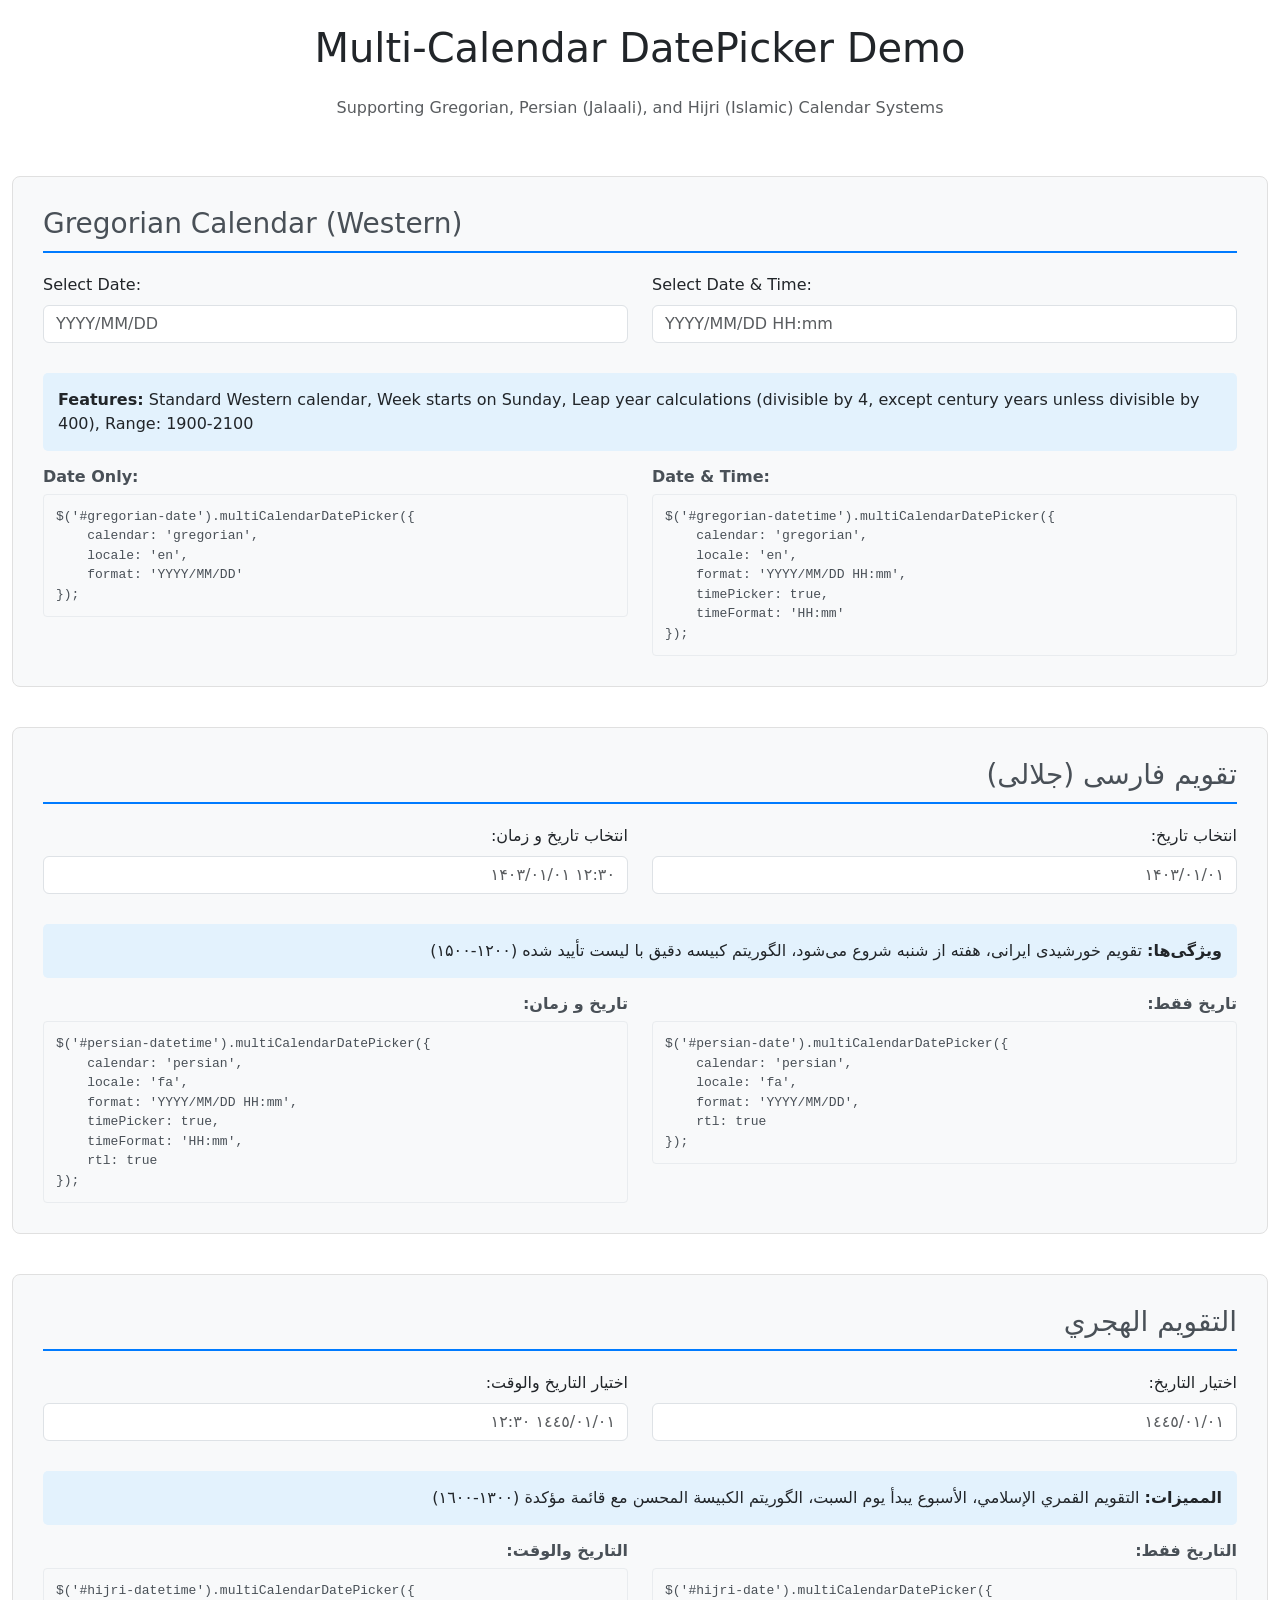
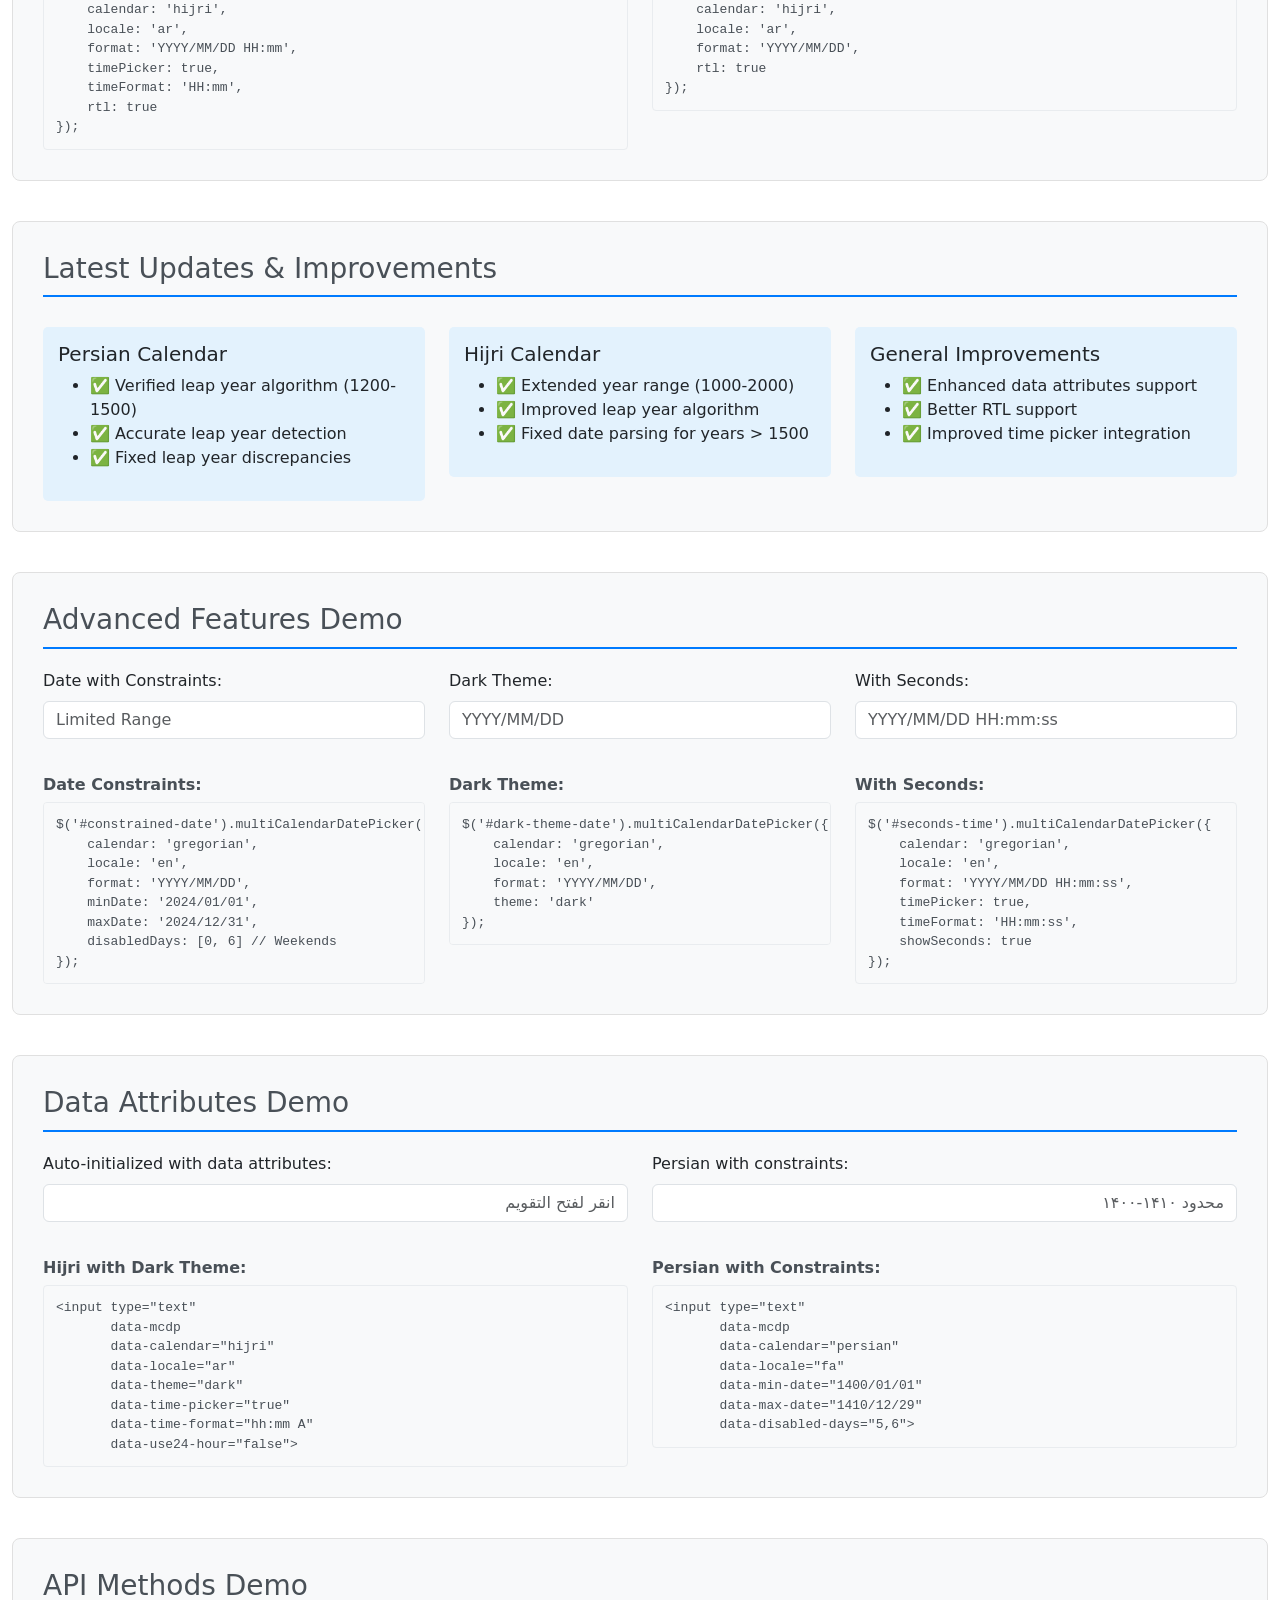
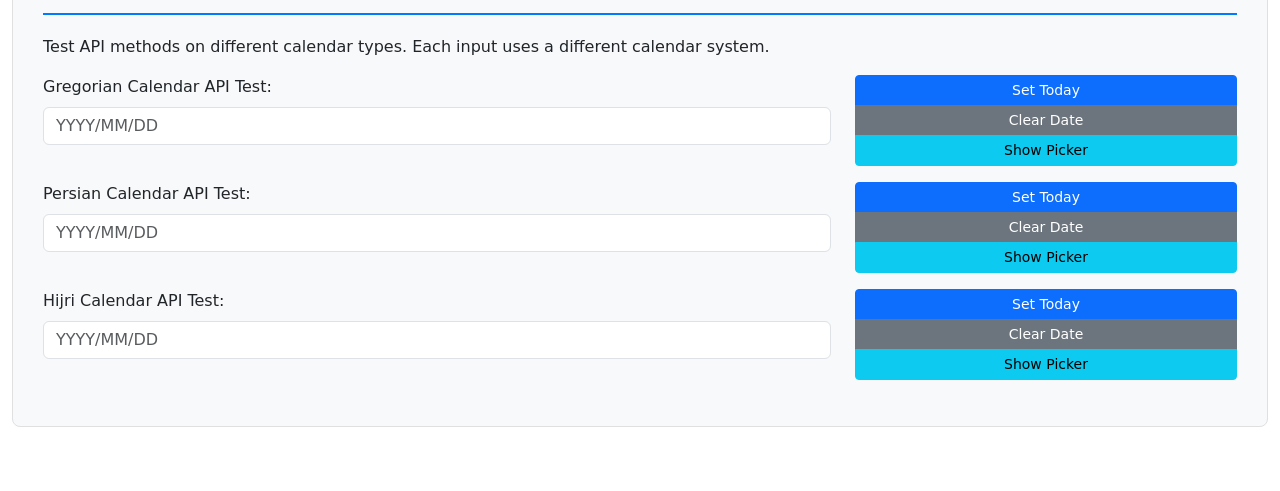
<file: wwwroot/lib/multi-calendar-datepicker/index.html>
<!DOCTYPE html>
<html lang="en">
<head>
    <meta charset="UTF-8">
    <meta name="viewport" content="width=device-width, initial-scale=1.0">
    <title>Multi-Calendar DatePicker Demo</title>
    
    <!-- Bootstrap CSS (local) -->
    <link href="lib/bootstrap-5.3.0.min.css" rel="stylesheet">
       
    <!-- Multi-Calendar DatePicker CSS -->
    <link href="lib/multi-calendar-datepicker.css" rel="stylesheet">
    
    <style>
        .demo-section {
            margin: 40px 0;
            padding: 30px;
            border: 1px solid #e0e0e0;
            border-radius: 8px;
            background: #f8f9fa;
        }
        .demo-title {
            color: #495057;
            border-bottom: 2px solid #007bff;
            padding-bottom: 10px;
            margin-bottom: 20px;
        }
        .form-group {
            margin-bottom: 20px;
        }
        .calendar-info {
            background: #e3f2fd;
            padding: 15px;
            border-radius: 5px;
            margin-top: 10px;
        }
        .rtl-demo {
            direction: rtl;
            text-align: right;
        }
        pre {
            background: #f8f9fa;
            border: 1px solid #e9ecef;
            border-radius: 4px;
            padding: 12px;
            font-size: 13px;
            margin: 0;
            overflow-x: auto;
            text-align: left;
            direction: ltr;
        }
        pre code {
            color: #495057;
            font-family: 'Courier New', monospace;
        }
        h6 {
            color: #495057;
            font-weight: 600;
            margin-bottom: 8px;
        }
    </style>
</head>
<body>
    <div class="container-fluid py-4">
        <div class="row">
            <div class="col-12">
                <h1 class="text-center mb-4">Multi-Calendar DatePicker Demo</h1>
                <p class="text-center text-muted">Supporting Gregorian, Persian (Jalaali), and Hijri (Islamic) Calendar Systems</p>
            </div>
        </div>

        <!-- Gregorian Calendar Demo -->
        <div class="demo-section">
            <h3 class="demo-title">Gregorian Calendar (Western)</h3>
            <div class="row">
                <div class="col-md-6">
                    <div class="form-group">
                        <label for="gregorian-date" class="form-label">Select Date:</label>
                        <input type="text" id="gregorian-date" class="form-control" placeholder="YYYY/MM/DD">
                    </div>
                </div>
                <div class="col-md-6">
                    <div class="form-group">
                        <label for="gregorian-datetime" class="form-label">Select Date & Time:</label>
                        <input type="text" id="gregorian-datetime" class="form-control" placeholder="YYYY/MM/DD HH:mm">
                    </div>
                </div>
            </div>
            <div class="calendar-info">
                <strong>Features:</strong> Standard Western calendar, Week starts on Sunday, Leap year calculations (divisible by 4, except century years unless divisible by 400), Range: 1900-2100
            </div>
            
            <!-- Code Samples -->
            <div class="row mt-3">
                <div class="col-md-6">
                    <h6>Date Only:</h6>
                    <pre><code>$('#gregorian-date').multiCalendarDatePicker({
    calendar: 'gregorian',
    locale: 'en',
    format: 'YYYY/MM/DD'
});</code></pre>
                </div>
                <div class="col-md-6">
                    <h6>Date & Time:</h6>
                    <pre><code>$('#gregorian-datetime').multiCalendarDatePicker({
    calendar: 'gregorian',
    locale: 'en',
    format: 'YYYY/MM/DD HH:mm',
    timePicker: true,
    timeFormat: 'HH:mm'
});</code></pre>
                </div>
            </div>
        </div>

        <!-- Persian Calendar Demo -->
        <div class="demo-section rtl-demo">
            <h3 class="demo-title">تقویم فارسی (جلالی)</h3>
            <div class="row">
                <div class="col-md-6">
                    <div class="form-group">
                        <label for="persian-date" class="form-label">انتخاب تاریخ:</label>
                        <input type="text" id="persian-date" class="form-control mcdp-rtl-input" placeholder="۱۴۰۳/۰۱/۰۱">
                    </div>
                </div>
                <div class="col-md-6">
                    <div class="form-group">
                        <label for="persian-datetime" class="form-label">انتخاب تاریخ و زمان:</label>
                        <input type="text" id="persian-datetime" class="form-control mcdp-rtl-input" placeholder="۱۴۰۳/۰۱/۰۱ ۱۲:۳۰">
                    </div>
                </div>
            </div>
            <div class="calendar-info">
                <strong>ویژگی‌ها:</strong> تقویم خورشیدی ایرانی، هفته از شنبه شروع می‌شود، الگوریتم کبیسه دقیق با لیست تأیید شده (۱۲۰۰-۱۵۰۰)
            </div>
            
            <!-- Code Samples -->
            <div class="row mt-3">
                <div class="col-md-6">
                    <h6>تاریخ فقط:</h6>
                    <pre><code>$('#persian-date').multiCalendarDatePicker({
    calendar: 'persian',
    locale: 'fa',
    format: 'YYYY/MM/DD',
    rtl: true
});</code></pre>
                </div>
                <div class="col-md-6">
                    <h6>تاریخ و زمان:</h6>
                    <pre><code>$('#persian-datetime').multiCalendarDatePicker({
    calendar: 'persian',
    locale: 'fa',
    format: 'YYYY/MM/DD HH:mm',
    timePicker: true,
    timeFormat: 'HH:mm',
    rtl: true
});</code></pre>
                </div>
            </div>
        </div>

        <!-- Hijri Calendar Demo -->
        <div class="demo-section rtl-demo">
            <h3 class="demo-title">التقويم الهجري</h3>
            <div class="row">
                <div class="col-md-6">
                    <div class="form-group">
                        <label for="hijri-date" class="form-label">اختيار التاريخ:</label>
                        <input type="text" id="hijri-date" class="form-control mcdp-rtl-input" placeholder="١٤٤٥/٠١/٠١">
                    </div>
                </div>
                <div class="col-md-6">
                    <div class="form-group">
                        <label for="hijri-datetime" class="form-label">اختيار التاريخ والوقت:</label>
                        <input type="text" id="hijri-datetime" class="form-control mcdp-rtl-input" placeholder="١٤٤٥/٠١/٠١ ١٢:٣٠">
                    </div>
                </div>
            </div>
            <div class="calendar-info">
                <strong>المميزات:</strong> التقويم القمري الإسلامي، الأسبوع يبدأ يوم السبت، الگوريتم الكبيسة المحسن مع قائمة مؤكدة (١٣٠٠-١٦٠٠)
            </div>
            
            <!-- Code Samples -->
            <div class="row mt-3">
                <div class="col-md-6">
                    <h6>التاريخ فقط:</h6>
                    <pre><code>$('#hijri-date').multiCalendarDatePicker({
    calendar: 'hijri',
    locale: 'ar',
    format: 'YYYY/MM/DD',
    rtl: true
});</code></pre>
                </div>
                <div class="col-md-6">
                    <h6>التاريخ والوقت:</h6>
                    <pre><code>$('#hijri-datetime').multiCalendarDatePicker({
    calendar: 'hijri',
    locale: 'ar',
    format: 'YYYY/MM/DD HH:mm',
    timePicker: true,
    timeFormat: 'HH:mm',
    rtl: true
});</code></pre>
                </div>
            </div>
        </div>

        <!-- Latest Updates -->
        <div class="demo-section">
            <h3 class="demo-title">Latest Updates & Improvements</h3>
            <div class="row">
                <div class="col-md-4">
                    <div class="calendar-info">
                        <h5>Persian Calendar</h5>
                        <ul>
                            <li>✅ Verified leap year algorithm (1200-1500)</li>
                            <li>✅ Accurate leap year detection</li>
                            <li>✅ Fixed leap year discrepancies</li>
                        </ul>
                    </div>
                </div>
                <div class="col-md-4">
                    <div class="calendar-info">
                        <h5>Hijri Calendar</h5>
                        <ul>
                            <li>✅ Extended year range (1000-2000)</li>
                            <li>✅ Improved leap year algorithm</li>
                            <li>✅ Fixed date parsing for years > 1500</li>
                        </ul>
                    </div>
                </div>
                <div class="col-md-4">
                    <div class="calendar-info">
                        <h5>General Improvements</h5>
                        <ul>
                            <li>✅ Enhanced data attributes support</li>
                            <li>✅ Better RTL support</li>
                            <li>✅ Improved time picker integration</li>
                        </ul>
                    </div>
                </div>
            </div>
        </div>

        <!-- Advanced Features Demo -->
        <div class="demo-section">
            <h3 class="demo-title">Advanced Features Demo</h3>
            <div class="row">
                <div class="col-md-4">
                    <div class="form-group">
                        <label for="constrained-date" class="form-label">Date with Constraints:</label>
                        <input type="text" id="constrained-date" class="form-control" placeholder="Limited Range">
                    </div>
                </div>
                <div class="col-md-4">
                    <div class="form-group">
                        <label for="dark-theme-date" class="form-label">Dark Theme:</label>
                        <input type="text" id="dark-theme-date" class="form-control" placeholder="YYYY/MM/DD">
                    </div>
                </div>
                <div class="col-md-4">
                    <div class="form-group">
                        <label for="seconds-time" class="form-label">With Seconds:</label>
                        <input type="text" id="seconds-time" class="form-control" placeholder="YYYY/MM/DD HH:mm:ss">
                    </div>
                </div>
            </div>
            
            <!-- Code Samples -->
            <div class="row mt-3">
                <div class="col-md-4">
                    <h6>Date Constraints:</h6>
                    <pre><code>$('#constrained-date').multiCalendarDatePicker({
    calendar: 'gregorian',
    locale: 'en',
    format: 'YYYY/MM/DD',
    minDate: '2024/01/01',
    maxDate: '2024/12/31',
    disabledDays: [0, 6] // Weekends
});</code></pre>
                </div>
                <div class="col-md-4">
                    <h6>Dark Theme:</h6>
                    <pre><code>$('#dark-theme-date').multiCalendarDatePicker({
    calendar: 'gregorian',
    locale: 'en',
    format: 'YYYY/MM/DD',
    theme: 'dark'
});</code></pre>
                </div>
                <div class="col-md-4">
                    <h6>With Seconds:</h6>
                    <pre><code>$('#seconds-time').multiCalendarDatePicker({
    calendar: 'gregorian',
    locale: 'en',
    format: 'YYYY/MM/DD HH:mm:ss',
    timePicker: true,
    timeFormat: 'HH:mm:ss',
    showSeconds: true
});</code></pre>
                </div>
            </div>
        </div>

        <!-- Data Attributes Demo -->
        <div class="demo-section">
            <h3 class="demo-title">Data Attributes Demo</h3>
            <div class="row">
                <div class="col-md-6">
                    <div class="form-group">
                        <label class="form-label">Auto-initialized with data attributes:</label>
                        <input type="text" 
                               data-mcdp
                               data-calendar="hijri"
                               data-locale="ar"
                               data-theme="dark"
                               data-time-picker="true"
                               data-time-format="hh:mm A"
                               data-use24-hour="false"
                               class="form-control mcdp-rtl-input" 
                               placeholder="انقر لفتح التقويم">
                    </div>
                </div>
                <div class="col-md-6">
                    <div class="form-group">
                        <label class="form-label">Persian with constraints:</label>
                        <input type="text" 
                               data-mcdp
                               data-calendar="persian"
                               data-locale="fa"
                               data-min-date="1400/01/01"
                               data-max-date="1410/12/29"
                               data-disabled-days="5,6"
                               class="form-control mcdp-rtl-input" 
                               placeholder="۱۴۰۰-۱۴۱۰ محدود">
                    </div>
                </div>
            </div>
            
            <!-- Code Samples -->
            <div class="row mt-3">
                <div class="col-md-6">
                    <h6>Hijri with Dark Theme:</h6>
                    <pre><code>&lt;input type="text" 
       data-mcdp
       data-calendar="hijri"
       data-locale="ar"
       data-theme="dark"
       data-time-picker="true"
       data-time-format="hh:mm A"
       data-use24-hour="false"&gt;</code></pre>
                </div>
                <div class="col-md-6">
                    <h6>Persian with Constraints:</h6>
                    <pre><code>&lt;input type="text" 
       data-mcdp
       data-calendar="persian"
       data-locale="fa"
       data-min-date="1400/01/01"
       data-max-date="1410/12/29"
       data-disabled-days="5,6"&gt;</code></pre>
                </div>
            </div>
        </div>

        <!-- API Demo Section -->
        <div class="demo-section">
            <h3 class="demo-title">API Methods Demo</h3>
            <p class="demo-description">Test API methods on different calendar types. Each input uses a different calendar system.</p>
            
            <!-- Gregorian Calendar API Demo -->
            <div class="row mb-3">
                <div class="col-md-8">
                    <div class="form-group">
                        <label for="api-gregorian-input" class="form-label">Gregorian Calendar API Test:</label>
                        <input type="text" id="api-gregorian-input" class="form-control" placeholder="YYYY/MM/DD">
                    </div>
                </div>
                <div class="col-md-4">
                    <div class="btn-group-vertical w-100">
                        <button class="btn btn-primary btn-sm" onclick="setTodayGregorian()">Set Today</button>
                        <button class="btn btn-secondary btn-sm" onclick="clearDateGregorian()">Clear Date</button>
                        <button class="btn btn-info btn-sm" onclick="showPickerGregorian(event)">Show Picker</button>
                    </div>
                </div>
            </div>

            <!-- Persian Calendar API Demo -->
            <div class="row mb-3">
                <div class="col-md-8">
                    <div class="form-group">
                        <label for="api-persian-input" class="form-label">Persian Calendar API Test:</label>
                        <input type="text" id="api-persian-input" class="form-control" placeholder="YYYY/MM/DD">
                    </div>
                </div>
                <div class="col-md-4">
                    <div class="btn-group-vertical w-100">
                        <button class="btn btn-primary btn-sm" onclick="setTodayPersian()">Set Today</button>
                        <button class="btn btn-secondary btn-sm" onclick="clearDatePersian()">Clear Date</button>
                        <button class="btn btn-info btn-sm" onclick="showPickerPersian(event)">Show Picker</button>
                    </div>
                </div>
            </div>

            <!-- Hijri Calendar API Demo -->
            <div class="row mb-3">
                <div class="col-md-8">
                    <div class="form-group">
                        <label for="api-hijri-input" class="form-label">Hijri Calendar API Test:</label>
                        <input type="text" id="api-hijri-input" class="form-control" placeholder="YYYY/MM/DD">
                    </div>
                </div>
                <div class="col-md-4">
                    <div class="btn-group-vertical w-100">
                        <button class="btn btn-primary btn-sm" onclick="setTodayHijri()">Set Today</button>
                        <button class="btn btn-secondary btn-sm" onclick="clearDateHijri()">Clear Date</button>
                        <button class="btn btn-info btn-sm" onclick="showPickerHijri(event)">Show Picker</button>
                    </div>
                </div>
            </div>

        </div>
    </div>

    <!-- JavaScript Libraries (local) -->
    <script src="lib/jquery-3.7.1.min.js"></script>
    <script src="lib/bootstrap-5.3.0.min.js"></script>
    <script src="lib/moment-bundled.js"></script>
    
    <!-- Multi-Calendar DatePicker -->
    <script src="lib/multi-calendar-datepicker.js"></script>

    <script>
        $(document).ready(function() {
            // Initialize Gregorian datepickers
            $('#gregorian-date').multiCalendarDatePicker({
                calendar: 'gregorian',
                locale: 'en',
                format: 'YYYY/MM/DD'
            });

            $('#gregorian-datetime').multiCalendarDatePicker({
                calendar: 'gregorian',
                locale: 'en',
                format: 'YYYY/MM/DD HH:mm',
                timePicker: true,
                timeFormat: 'HH:mm'
            });

            // Initialize Persian datepickers
            $('#persian-date').multiCalendarDatePicker({
                calendar: 'persian',
                locale: 'fa',
                format: 'YYYY/MM/DD',
                rtl: true
            });

            $('#persian-datetime').multiCalendarDatePicker({
                calendar: 'persian',
                locale: 'fa',
                format: 'YYYY/MM/DD HH:mm',
                timePicker: true,
                timeFormat: 'HH:mm',
                rtl: true
            });

            // Initialize Hijri datepickers
            $('#hijri-date').multiCalendarDatePicker({
                calendar: 'hijri',
                locale: 'ar',
                format: 'YYYY/MM/DD',
                rtl: true
            });

            $('#hijri-datetime').multiCalendarDatePicker({
                calendar: 'hijri',
                locale: 'ar',
                format: 'YYYY/MM/DD HH:mm',
                timePicker: true,
                timeFormat: 'HH:mm',
                rtl: true
            });

            // Initialize advanced feature demos
            $('#constrained-date').multiCalendarDatePicker({
                calendar: 'gregorian',
                locale: 'en',
                format: 'YYYY/MM/DD',
                minDate: '2024/01/01',
                maxDate: '2024/12/31',
                disabledDays: [0, 6] // Sunday and Saturday
            });

            $('#dark-theme-date').multiCalendarDatePicker({
                calendar: 'gregorian',
                locale: 'en',
                format: 'YYYY/MM/DD',
                theme: 'dark'
            });

            $('#seconds-time').multiCalendarDatePicker({
                calendar: 'gregorian',
                locale: 'en',
                format: 'YYYY/MM/DD HH:mm:ss',
                timePicker: true,
                timeFormat: 'HH:mm:ss',
                showSeconds: true
            });

            // Initialize API demo inputs with different calendar types
            $('#api-gregorian-input').multiCalendarDatePicker({
                calendar: 'gregorian',
                locale: 'en',
                format: 'YYYY/MM/DD'
            });

            $('#api-persian-input').multiCalendarDatePicker({
                calendar: 'persian',
                locale: 'fa',
                format: 'YYYY/MM/DD',
                rtl: true
            });

            $('#api-hijri-input').multiCalendarDatePicker({
                calendar: 'hijri',
                locale: 'ar',
                format: 'YYYY/MM/DD',
                rtl: true
            });

        });

        // API Demo Functions - Gregorian Calendar
        function setTodayGregorian() {
            $('#api-gregorian-input').multiCalendarDatePicker('today');
        }

        function clearDateGregorian() {
            $('#api-gregorian-input').multiCalendarDatePicker('clear');
        }

        function showPickerGregorian(event) {
            if (event) {
                event.preventDefault();
                event.stopPropagation();
            }
            $('#api-gregorian-input').multiCalendarDatePicker('show');
        }

        // API Demo Functions - Persian Calendar
        function setTodayPersian() {
            $('#api-persian-input').multiCalendarDatePicker('today');
        }

        function clearDatePersian() {
            $('#api-persian-input').multiCalendarDatePicker('clear');
        }

        function showPickerPersian(event) {
            if (event) {
                event.preventDefault();
                event.stopPropagation();
            }
            $('#api-persian-input').multiCalendarDatePicker('show');
        }

        // API Demo Functions - Hijri Calendar
        function setTodayHijri() {
            $('#api-hijri-input').multiCalendarDatePicker('today');
        }

        function clearDateHijri() {
            $('#api-hijri-input').multiCalendarDatePicker('clear');
        }

        function showPickerHijri(event) {
            if (event) {
                event.preventDefault();
                event.stopPropagation();
            }
            $('#api-hijri-input').multiCalendarDatePicker('show');
        }

    </script>
</body>
</html>
</file>
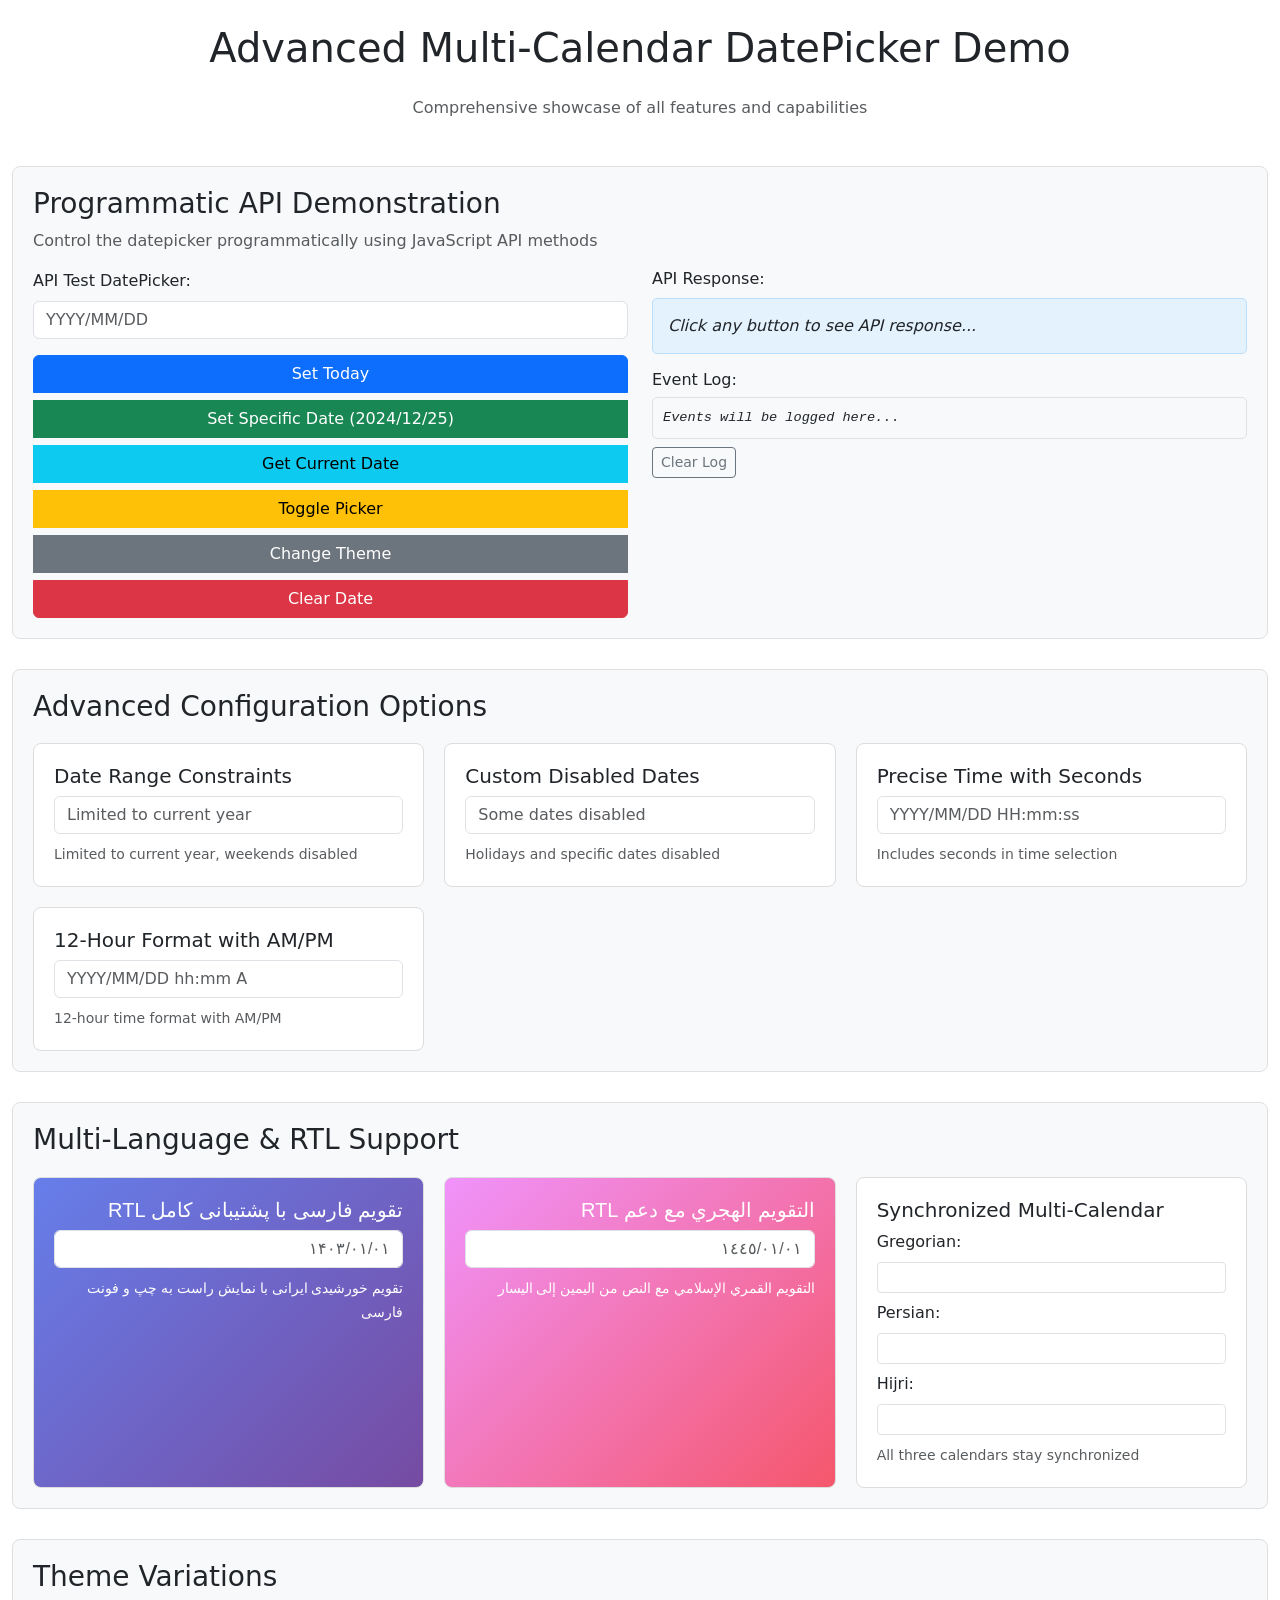
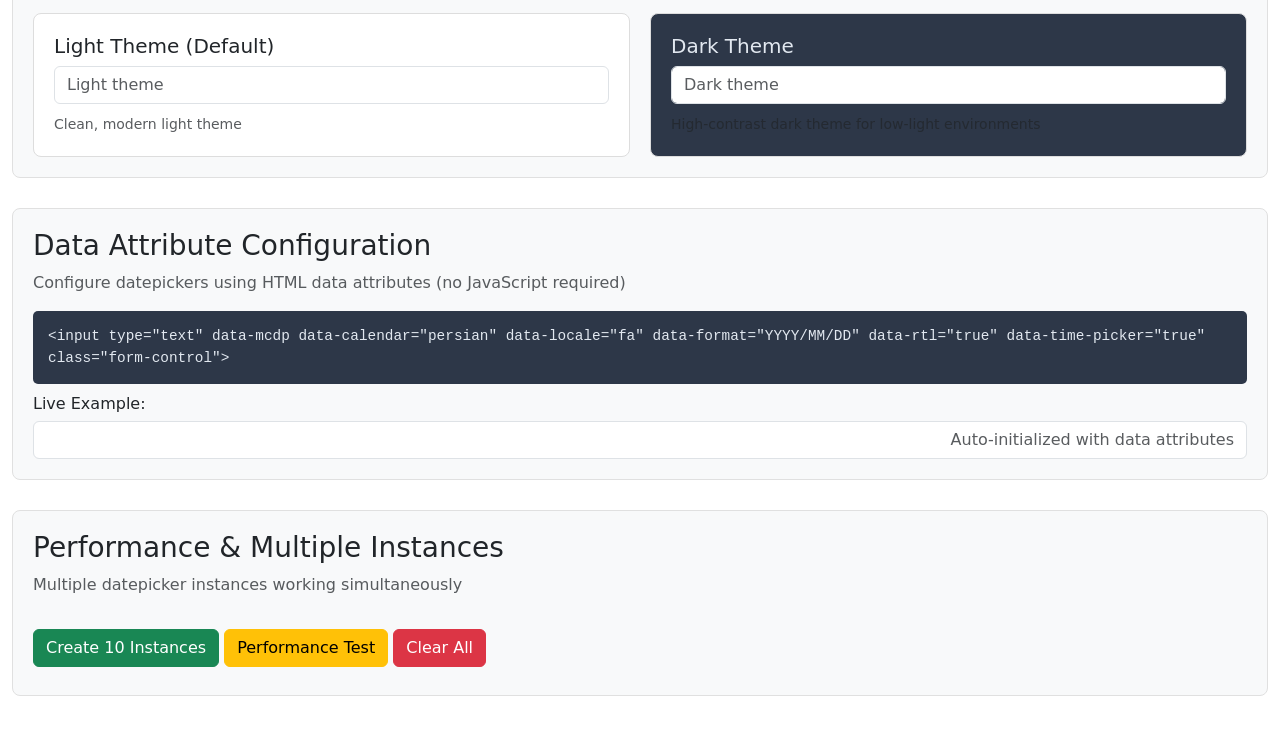
<file: wwwroot/lib/multi-calendar-datepicker/advanced-demo.html>
<!DOCTYPE html>
<html lang="en">
<head>
    <meta charset="UTF-8">
    <meta name="viewport" content="width=device-width, initial-scale=1.0">
    <title>Advanced Demo - Multi-Calendar DatePicker</title>
    
    <!-- Bootstrap CSS -->
    <link href="lib/bootstrap-5.3.0.min.css" rel="stylesheet">
    
    <!-- Multi-Calendar DatePicker CSS -->
    <link href="lib/multi-calendar-datepicker.css" rel="stylesheet">
    
    <style>
        .demo-section {
            margin: 30px 0;
            padding: 20px;
            border: 1px solid #e0e0e0;
            border-radius: 8px;
            background: #f8f9fa;
        }
        .feature-grid {
            display: grid;
            grid-template-columns: repeat(auto-fit, minmax(300px, 1fr));
            gap: 20px;
            margin-top: 20px;
        }
        .feature-card {
            background: white;
            border: 1px solid #ddd;
            border-radius: 8px;
            padding: 20px;
        }
        .api-demo {
            background: #e3f2fd;
            border: 1px solid #bbdefb;
            border-radius: 5px;
            padding: 15px;
            margin: 10px 0;
        }
        .code-block {
            background: #2d3748;
            color: #e2e8f0;
            padding: 15px;
            border-radius: 5px;
            font-family: 'Courier New', monospace;
            font-size: 0.9em;
            margin: 10px 0;
            overflow-x: auto;
        }
        .event-log {
            background: #f8f9fa;
            border: 1px solid #dee2e6;
            border-radius: 5px;
            padding: 10px;
            max-height: 200px;
            overflow-y: auto;
            font-family: monospace;
            font-size: 0.85em;
        }
        .rtl-section {
            direction: rtl;
            text-align: right;
            font-family: Tahoma, Arial, sans-serif;
        }
        .persian-demo {
            background: linear-gradient(135deg, #667eea 0%, #764ba2 100%);
            color: white;
        }
        .hijri-demo {
            background: linear-gradient(135deg, #f093fb 0%, #f5576c 100%);
            color: white;
        }
        .dark-theme-demo {
            background: #2d3748;
            color: #e2e8f0;
        }
    </style>
</head>
<body>
    <div class="container-fluid py-4">
        <div class="row">
            <div class="col-12">
                <h1 class="text-center mb-4">Advanced Multi-Calendar DatePicker Demo</h1>
                <p class="text-center text-muted">Comprehensive showcase of all features and capabilities</p>
            </div>
        </div>

        <!-- Programmatic API Demo -->
        <div class="demo-section">
            <h3>Programmatic API Demonstration</h3>
            <p class="text-muted">Control the datepicker programmatically using JavaScript API methods</p>
            
            <div class="row">
                <div class="col-md-6">
                    <div class="form-group mb-3">
                        <label for="api-demo-picker" class="form-label">API Test DatePicker:</label>
                        <input type="text" id="api-demo-picker" class="form-control" placeholder="YYYY/MM/DD">
                    </div>
                    
                    <div class="btn-group-vertical w-100">
                        <button class="btn btn-primary mb-2" onclick="setTodayDate()">Set Today</button>
                        <button class="btn btn-success mb-2" onclick="setSpecificDate()">Set Specific Date (2024/12/25)</button>
                        <button class="btn btn-info mb-2" onclick="showCurrentDate()">Get Current Date</button>
                        <button class="btn btn-warning mb-2" onclick="togglePicker()">Toggle Picker</button>
                        <button class="btn btn-secondary mb-2" onclick="changeTheme()">Change Theme</button>
                        <button class="btn btn-danger" onclick="clearDate()">Clear Date</button>
                    </div>
                </div>
                <div class="col-md-6">
                    <h6>API Response:</h6>
                    <div id="api-response" class="api-demo">
                        <em>Click any button to see API response...</em>
                    </div>
                    
                    <h6 class="mt-3">Event Log:</h6>
                    <div id="event-log" class="event-log">
                        <em>Events will be logged here...</em>
                    </div>
                    <button class="btn btn-sm btn-outline-secondary mt-2" onclick="clearEventLog()">Clear Log</button>
                </div>
            </div>
        </div>

        <!-- Advanced Configuration Demo -->
        <div class="demo-section">
            <h3>Advanced Configuration Options</h3>
            <div class="feature-grid">
                <!-- Date Range Constraints -->
                <div class="feature-card">
                    <h5>Date Range Constraints</h5>
                    <input type="text" id="constrained-picker" class="form-control mb-2" placeholder="Limited to current year">
                    <small class="text-muted">Limited to current year, weekends disabled</small>
                </div>

                <!-- Custom Disabled Dates -->
                <div class="feature-card">
                    <h5>Custom Disabled Dates</h5>
                    <input type="text" id="custom-disabled-picker" class="form-control mb-2" placeholder="Some dates disabled">
                    <small class="text-muted">Holidays and specific dates disabled</small>
                </div>

                <!-- With Seconds Time Picker -->
                <div class="feature-card">
                    <h5>Precise Time with Seconds</h5>
                    <input type="text" id="seconds-picker" class="form-control mb-2" placeholder="YYYY/MM/DD HH:mm:ss">
                    <small class="text-muted">Includes seconds in time selection</small>
                </div>

                <!-- 12-Hour Format -->
                <div class="feature-card">
                    <h5>12-Hour Format with AM/PM</h5>
                    <input type="text" id="ampm-picker" class="form-control mb-2" placeholder="YYYY/MM/DD hh:mm A">
                    <small class="text-muted">12-hour time format with AM/PM</small>
                </div>
            </div>
        </div>

        <!-- Multi-Language Showcase -->
        <div class="demo-section">
            <h3>Multi-Language & RTL Support</h3>
            <div class="feature-grid">
                <!-- Persian Calendar in Persian -->
                <div class="feature-card persian-demo rtl-section">
                    <h5>تقویم فارسی با پشتیبانی کامل RTL</h5>
                    <input type="text" id="persian-rtl-picker" class="form-control mb-2 mcdp-rtl-input" placeholder="۱۴۰۳/۰۱/۰۱">
                    <small>تقویم خورشیدی ایرانی با نمایش راست به چپ و فونت فارسی</small>
                </div>

                <!-- Hijri Calendar in Arabic -->
                <div class="feature-card hijri-demo rtl-section">
                    <h5>التقويم الهجري مع دعم RTL</h5>
                    <input type="text" id="hijri-rtl-picker" class="form-control mb-2 mcdp-rtl-input" placeholder="١٤٤٥/٠١/٠١">
                    <small>التقويم القمري الإسلامي مع النص من اليمين إلى اليسار</small>
                </div>

                <!-- Multi-Calendar Sync -->
                <div class="feature-card">
                    <h5>Synchronized Multi-Calendar</h5>
                    <div class="mb-2">
                        <label class="form-label">Gregorian:</label>
                        <input type="text" id="sync-gregorian" class="form-control form-control-sm">
                    </div>
                    <div class="mb-2">
                        <label class="form-label">Persian:</label>
                        <input type="text" id="sync-persian" class="form-control form-control-sm mcdp-rtl-input">
                    </div>
                    <div class="mb-2">
                        <label class="form-label">Hijri:</label>
                        <input type="text" id="sync-hijri" class="form-control form-control-sm mcdp-rtl-input">
                    </div>
                    <small class="text-muted">All three calendars stay synchronized</small>
                </div>
            </div>
        </div>

        <!-- Theme Showcase -->
        <div class="demo-section">
            <h3>Theme Variations</h3>
            <div class="feature-grid">
                <div class="feature-card">
                    <h5>Light Theme (Default)</h5>
                    <input type="text" id="light-theme-picker" class="form-control mb-2" placeholder="Light theme">
                    <small class="text-muted">Clean, modern light theme</small>
                </div>

                <div class="feature-card dark-theme-demo">
                    <h5>Dark Theme</h5>
                    <input type="text" id="dark-theme-picker" class="form-control mb-2" placeholder="Dark theme">
                    <small class="text-muted">High-contrast dark theme for low-light environments</small>
                </div>
            </div>
        </div>

        <!-- Data Attribute Demo -->
        <div class="demo-section">
            <h3>Data Attribute Configuration</h3>
            <p class="text-muted">Configure datepickers using HTML data attributes (no JavaScript required)</p>
            
            <div class="code-block">
&lt;input type="text" 
       data-mcdp
       data-calendar="persian"
       data-locale="fa"
       data-format="YYYY/MM/DD"
       data-rtl="true"
       data-time-picker="true"
       class="form-control"&gt;
            </div>

            <h6>Live Example:</h6>
            <input type="text" 
                   data-mcdp
                   data-calendar="persian"
                   data-locale="fa"
                   data-format="YYYY/MM/DD HH:mm"
                   data-rtl="true"
                   data-time-picker="true"
                   data-theme="dark"
                   class="form-control mcdp-rtl-input" 
                   placeholder="Auto-initialized with data attributes">
        </div>

        <!-- Performance Demo -->
        <div class="demo-section">
            <h3>Performance & Multiple Instances</h3>
            <p class="text-muted">Multiple datepicker instances working simultaneously</p>
            
            <div class="row" id="performance-demo">
                <!-- Will be populated by JavaScript -->
            </div>
            
            <div class="mt-3">
                <button class="btn btn-success" onclick="createMultipleInstances()">Create 10 Instances</button>
                <button class="btn btn-warning" onclick="testPerformance()">Performance Test</button>
                <button class="btn btn-danger" onclick="clearInstances()">Clear All</button>
                <div id="performance-results" class="mt-2"></div>
            </div>
        </div>
    </div>

    <!-- JavaScript Libraries -->
    <script src="lib/jquery-3.7.1.min.js"></script>
    <script src="lib/bootstrap-5.3.0.min.js"></script>
    <script src="lib/moment-bundled.js"></script>
    
    <!-- Multi-Calendar DatePicker -->
    <script src="lib/multi-calendar-datepicker.js"></script>

    <script>
        let eventLogCount = 0;
        let currentTheme = 'light';

        $(document).ready(function() {
            initializeAllDemos();
            setupEventLogging();
        });

        function initializeAllDemos() {
            // API Demo Picker
            $('#api-demo-picker').multiCalendarDatePicker({
                calendar: 'gregorian',
                locale: 'en',
                format: 'YYYY/MM/DD'
            });

            // Advanced Configuration Demos
            const currentYear = new Date().getFullYear();
            $('#constrained-picker').multiCalendarDatePicker({
                calendar: 'gregorian',
                locale: 'en',
                format: 'YYYY/MM/DD',
                minDate: currentYear + '/01/01',
                maxDate: currentYear + '/12/31',
                disabledDays: [0, 6], // Disable weekends
                showToday: true
            });

            $('#custom-disabled-picker').multiCalendarDatePicker({
                calendar: 'gregorian',
                locale: 'en',
                format: 'YYYY/MM/DD',
                disabledDates: [
                    currentYear + '/07/04', // Independence Day
                    currentYear + '/12/25', // Christmas
                    currentYear + '/01/01'  // New Year
                ]
            });

            $('#seconds-picker').multiCalendarDatePicker({
                calendar: 'gregorian',
                locale: 'en',
                format: 'YYYY/MM/DD HH:mm:ss',
                timePicker: true,
                timeFormat: 'HH:mm:ss',
                showSeconds: true
            });

            $('#ampm-picker').multiCalendarDatePicker({
                calendar: 'gregorian',
                locale: 'en',
                format: 'YYYY/MM/DD hh:mm A',
                timePicker: true,
                timeFormat: 'hh:mm A',
                use24Hour: false
            });

            // Multi-Language Demos
            $('#persian-rtl-picker').multiCalendarDatePicker({
                calendar: 'persian',
                locale: 'fa',
                format: 'YYYY/MM/DD',
                rtl: true,
                theme: 'dark'
            });

            $('#hijri-rtl-picker').multiCalendarDatePicker({
                calendar: 'hijri',
                locale: 'ar',
                format: 'YYYY/MM/DD',
                rtl: true,
                theme: 'dark'
            });

            // Synchronized multi-calendar
            setupSynchronizedCalendars();

            // Theme demos
            $('#light-theme-picker').multiCalendarDatePicker({
                calendar: 'gregorian',
                locale: 'en',
                format: 'YYYY/MM/DD',
                theme: 'light'
            });

            $('#dark-theme-picker').multiCalendarDatePicker({
                calendar: 'gregorian',
                locale: 'en',
                format: 'YYYY/MM/DD',
                theme: 'dark'
            });
        }

        function setupSynchronizedCalendars() {
            // Initialize all three calendars
            $('#sync-gregorian').multiCalendarDatePicker({
                calendar: 'gregorian',
                locale: 'en',
                format: 'YYYY/MM/DD'
            });

            $('#sync-persian').multiCalendarDatePicker({
                calendar: 'persian',
                locale: 'fa',
                format: 'YYYY/MM/DD',
                rtl: true
            });

            $('#sync-hijri').multiCalendarDatePicker({
                calendar: 'hijri',
                locale: 'ar',
                format: 'YYYY/MM/DD',
                rtl: true
            });

            // Set up synchronization
            $('#sync-gregorian').on('mcdp:change', function(e, data) {
                if (data.date) {
                    var persianDate = CalendarUtils.convert(data.date, 'gregorian', 'persian');
                    var hijriDate = CalendarUtils.convert(data.date, 'gregorian', 'hijri');
                    
                    $('#sync-persian').multiCalendarDatePicker('setDate', persianDate);
                    $('#sync-hijri').multiCalendarDatePicker('setDate', hijriDate);
                }
            });

            $('#sync-persian').on('mcdp:change', function(e, data) {
                if (data.date) {
                    var gregorianDate = CalendarUtils.convert(data.date, 'persian', 'gregorian');
                    var hijriDate = CalendarUtils.convert(data.date, 'persian', 'hijri');
                    
                    $('#sync-gregorian').multiCalendarDatePicker('setDate', gregorianDate);
                    $('#sync-hijri').multiCalendarDatePicker('setDate', hijriDate);
                }
            });

            $('#sync-hijri').on('mcdp:change', function(e, data) {
                if (data.date) {
                    var gregorianDate = CalendarUtils.convert(data.date, 'hijri', 'gregorian');
                    var persianDate = CalendarUtils.convert(data.date, 'hijri', 'persian');
                    
                    $('#sync-gregorian').multiCalendarDatePicker('setDate', gregorianDate);
                    $('#sync-persian').multiCalendarDatePicker('setDate', persianDate);
                }
            });
        }

        function setupEventLogging() {
            // Log all events from the API demo picker
            $('#api-demo-picker').on('mcdp:init mcdp:show mcdp:hide mcdp:select mcdp:change mcdp:clear mcdp:today mcdp:timeChange mcdp:error', function(e, data) {
                logEvent(e.type, data);
            });
        }

        function logEvent(eventType, data) {
            eventLogCount++;
            const timestamp = new Date().toLocaleTimeString();
            const logEntry = `${eventLogCount}. [${timestamp}] ${eventType}`;
            
            let logDetails = '';
            if (data) {
                if (data.date) {
                    logDetails = ` - Date: ${data.date.year}/${data.date.month}/${data.date.day}`;
                }
                if (data.formatted) {
                    logDetails += ` (${data.formatted})`;
                }
                if (data.error) {
                    logDetails = ` - Error: ${data.error}`;
                }
            }
            
            const logHtml = `<div class="text-success">${logEntry}${logDetails}</div>`;
            $('#event-log').prepend(logHtml);
            
            // Keep only last 20 events
            $('#event-log div').slice(20).remove();
        }

        // API Demo Functions
        function setTodayDate() {
            $('#api-demo-picker').multiCalendarDatePicker('today');
            updateApiResponse('Set to today\'s date', 'success');
        }

        function setSpecificDate() {
            $('#api-demo-picker').multiCalendarDatePicker('setDate', '2024/12/25');
            updateApiResponse('Set to 2024/12/25 (Christmas)', 'success');
        }

        function showCurrentDate() {
            const currentDate = $('#api-demo-picker').multiCalendarDatePicker('getDate');
            const formatted = $('#api-demo-picker').multiCalendarDatePicker('getFormattedDate');
            
            if (currentDate) {
                updateApiResponse(`Current Date: ${formatted}<br>Object: ${JSON.stringify(currentDate)}`, 'info');
            } else {
                updateApiResponse('No date currently selected', 'warning');
            }
        }

        function togglePicker() {
            $('#api-demo-picker').multiCalendarDatePicker('toggle');
            updateApiResponse('Toggled picker visibility', 'info');
        }

        function changeTheme() {
            currentTheme = currentTheme === 'light' ? 'dark' : 'light';
            $('#api-demo-picker').multiCalendarDatePicker('setOptions', {theme: currentTheme});
            updateApiResponse(`Changed theme to: ${currentTheme}`, 'info');
        }

        function clearDate() {
            $('#api-demo-picker').multiCalendarDatePicker('clear');
            updateApiResponse('Cleared date', 'warning');
        }

        function updateApiResponse(message, type = 'primary') {
            const alertClass = `alert-${type}`;
            $('#api-response').html(`<div class="alert ${alertClass} py-2 mb-0">${message}</div>`);
        }

        function clearEventLog() {
            $('#event-log').html('<em>Events will be logged here...</em>');
            eventLogCount = 0;
        }

        // Performance Demo Functions
        function createMultipleInstances() {
            const container = $('#performance-demo');
            container.empty();
            
            const startTime = performance.now();
            
            for (let i = 1; i <= 10; i++) {
                const col = $(`
                    <div class="col-md-6 col-lg-4 mb-3">
                        <div class="card">
                            <div class="card-body">
                                <h6 class="card-title">Instance ${i}</h6>
                                <input type="text" id="perf-${i}" class="form-control" placeholder="YYYY/MM/DD">
                            </div>
                        </div>
                    </div>
                `);
                container.append(col);
                
                // Initialize with different calendars
                const calendars = ['gregorian', 'persian', 'hijri'];
                const calendar = calendars[(i - 1) % 3];
                const rtl = calendar !== 'gregorian';
                
                $(`#perf-${i}`).multiCalendarDatePicker({
                    calendar: calendar,
                    locale: calendar === 'gregorian' ? 'en' : (calendar === 'persian' ? 'fa' : 'ar'),
                    format: 'YYYY/MM/DD',
                    rtl: rtl
                });
            }
            
            const endTime = performance.now();
            $('#performance-results').html(`
                <div class="alert alert-success">
                    Created 10 instances in ${Math.round(endTime - startTime)}ms
                </div>
            `);
        }

        function testPerformance() {
            const startTime = performance.now();
            let operations = 0;
            
            // Perform various operations
            for (let i = 1; i <= 10; i++) {
                if ($(`#perf-${i}`).length) {
                    $(`#perf-${i}`).multiCalendarDatePicker('today');
                    operations++;
                    $(`#perf-${i}`).multiCalendarDatePicker('setDate', '2024/06/15');
                    operations++;
                    $(`#perf-${i}`).multiCalendarDatePicker('getFormattedDate');
                    operations++;
                }
            }
            
            const endTime = performance.now();
            $('#performance-results').html(`
                <div class="alert alert-info">
                    Performed ${operations} operations in ${Math.round(endTime - startTime)}ms
                    <br>Average: ${Math.round((endTime - startTime) / operations * 1000) / 1000}ms per operation
                </div>
            `);
        }

        function clearInstances() {
            $('#performance-demo').empty();
            $('#performance-results').html('<div class="alert alert-warning">All instances cleared</div>');
        }
    </script>
</body>
</html>
</file>
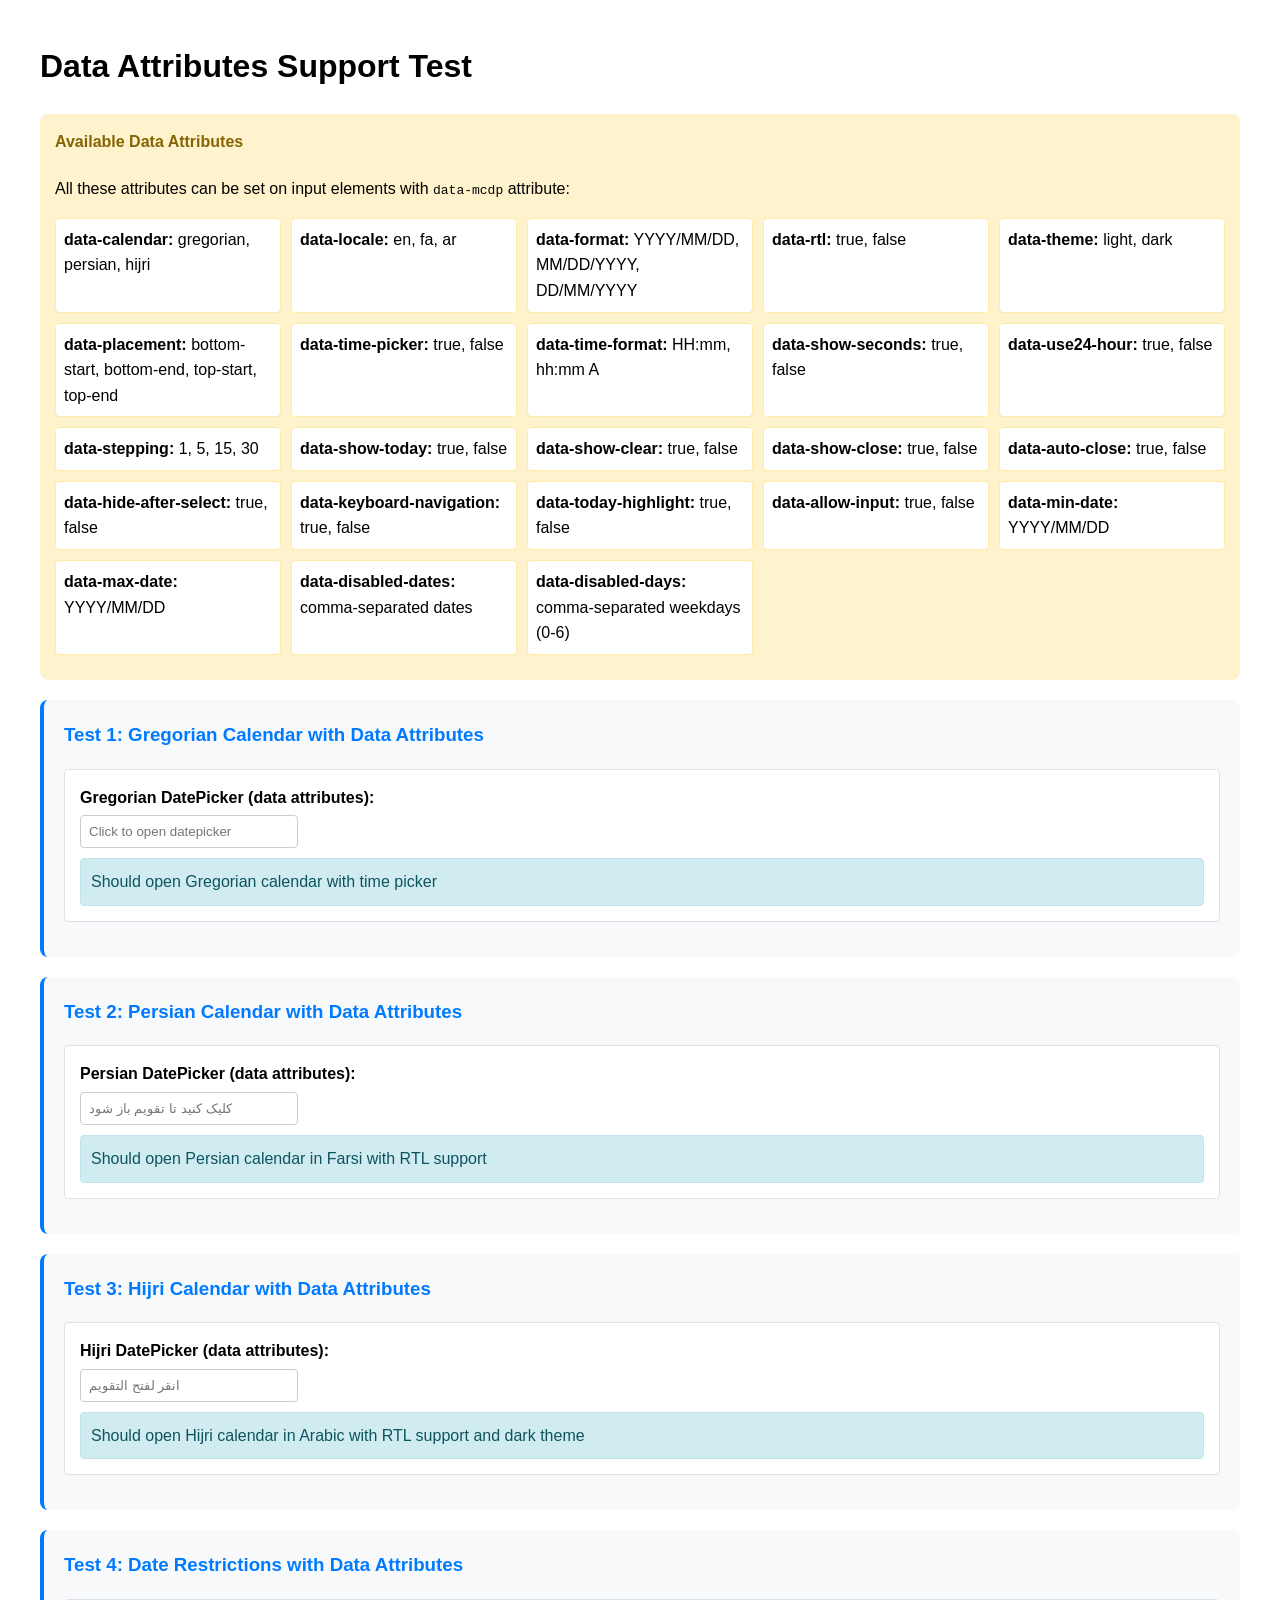
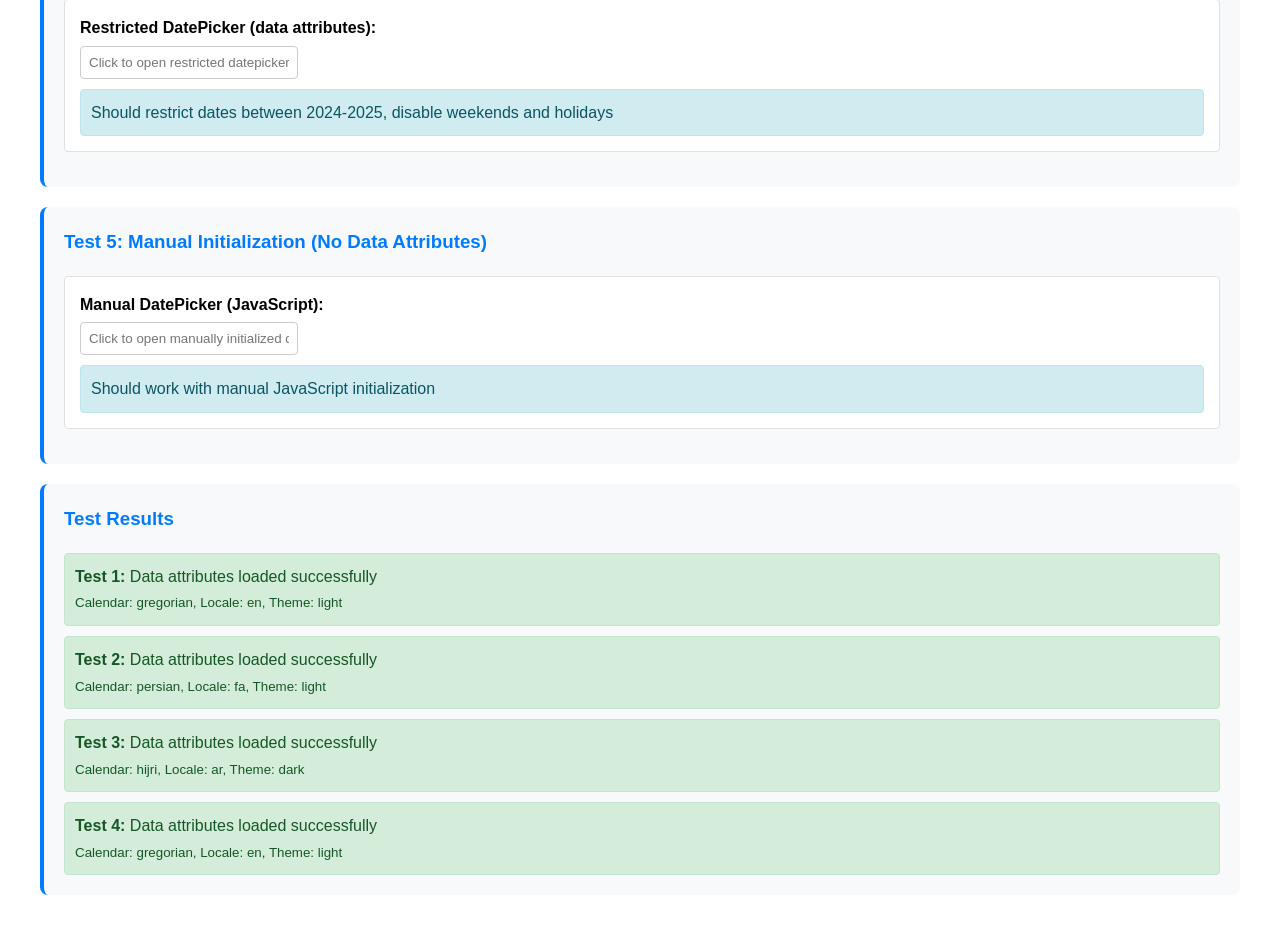
<file: wwwroot/lib/multi-calendar-datepicker/data-attributes-test.html>
<!DOCTYPE html>
<html lang="en">
<head>
    <meta charset="UTF-8">
    <meta name="viewport" content="width=device-width, initial-scale=1.0">
    <title>Data Attributes Support Test</title>
    <style>
        body {
            font-family: Arial, sans-serif;
            max-width: 1200px;
            margin: 0 auto;
            padding: 20px;
            line-height: 1.6;
        }
        .test-section {
            background: #f8f9fa;
            padding: 20px;
            margin: 20px 0;
            border-radius: 8px;
            border-left: 4px solid #007bff;
        }
        .test-section h3 {
            margin-top: 0;
            color: #007bff;
        }
        .input-group {
            margin: 15px 0;
            padding: 15px;
            background: white;
            border-radius: 4px;
            border: 1px solid #dee2e6;
        }
        .input-group label {
            display: block;
            font-weight: bold;
            margin-bottom: 5px;
        }
        .input-group input {
            width: 200px;
            padding: 8px;
            border: 1px solid #ccc;
            border-radius: 4px;
        }
        .status {
            margin-top: 10px;
            padding: 10px;
            border-radius: 4px;
        }
        .status.success {
            background: #d4edda;
            color: #155724;
            border: 1px solid #c3e6cb;
        }
        .status.error {
            background: #f8d7da;
            color: #721c24;
            border: 1px solid #f5c6cb;
        }
        .status.info {
            background: #d1ecf1;
            color: #0c5460;
            border: 1px solid #bee5eb;
        }
        .data-attributes {
            background: #fff3cd;
            padding: 15px;
            border-radius: 8px;
            margin: 20px 0;
        }
        .data-attributes h4 {
            margin-top: 0;
            color: #856404;
        }
        .attribute-list {
            display: grid;
            grid-template-columns: repeat(auto-fit, minmax(200px, 1fr));
            gap: 10px;
            margin: 10px 0;
        }
        .attribute-item {
            background: white;
            padding: 8px;
            border-radius: 4px;
            border: 1px solid #ffeaa7;
        }
    </style>
</head>
<body>
    <h1>Data Attributes Support Test</h1>
    
    <div class="data-attributes">
        <h4>Available Data Attributes</h4>
        <p>All these attributes can be set on input elements with <code>data-mcdp</code> attribute:</p>
        <div class="attribute-list">
            <div class="attribute-item"><strong>data-calendar:</strong> gregorian, persian, hijri</div>
            <div class="attribute-item"><strong>data-locale:</strong> en, fa, ar</div>
            <div class="attribute-item"><strong>data-format:</strong> YYYY/MM/DD, MM/DD/YYYY, DD/MM/YYYY</div>
            <div class="attribute-item"><strong>data-rtl:</strong> true, false</div>
            <div class="attribute-item"><strong>data-theme:</strong> light, dark</div>
            <div class="attribute-item"><strong>data-placement:</strong> bottom-start, bottom-end, top-start, top-end</div>
            <div class="attribute-item"><strong>data-time-picker:</strong> true, false</div>
            <div class="attribute-item"><strong>data-time-format:</strong> HH:mm, hh:mm A</div>
            <div class="attribute-item"><strong>data-show-seconds:</strong> true, false</div>
            <div class="attribute-item"><strong>data-use24-hour:</strong> true, false</div>
            <div class="attribute-item"><strong>data-stepping:</strong> 1, 5, 15, 30</div>
            <div class="attribute-item"><strong>data-show-today:</strong> true, false</div>
            <div class="attribute-item"><strong>data-show-clear:</strong> true, false</div>
            <div class="attribute-item"><strong>data-show-close:</strong> true, false</div>
            <div class="attribute-item"><strong>data-auto-close:</strong> true, false</div>
            <div class="attribute-item"><strong>data-hide-after-select:</strong> true, false</div>
            <div class="attribute-item"><strong>data-keyboard-navigation:</strong> true, false</div>
            <div class="attribute-item"><strong>data-today-highlight:</strong> true, false</div>
            <div class="attribute-item"><strong>data-allow-input:</strong> true, false</div>
            <div class="attribute-item"><strong>data-min-date:</strong> YYYY/MM/DD</div>
            <div class="attribute-item"><strong>data-max-date:</strong> YYYY/MM/DD</div>
            <div class="attribute-item"><strong>data-disabled-dates:</strong> comma-separated dates</div>
            <div class="attribute-item"><strong>data-disabled-days:</strong> comma-separated weekdays (0-6)</div>
        </div>
    </div>

    <div class="test-section">
        <h3>Test 1: Gregorian Calendar with Data Attributes</h3>
        <div class="input-group">
            <label>Gregorian DatePicker (data attributes):</label>
            <input type="text" 
                   data-mcdp
                   data-calendar="gregorian"
                   data-locale="en"
                   data-format="YYYY/MM/DD"
                   data-theme="light"
                   data-time-picker="true"
                   data-time-format="HH:mm"
                   data-show-today="true"
                   data-show-clear="true"
                   placeholder="Click to open datepicker">
            <div class="status info">Should open Gregorian calendar with time picker</div>
        </div>
    </div>

    <div class="test-section">
        <h3>Test 2: Persian Calendar with Data Attributes</h3>
        <div class="input-group">
            <label>Persian DatePicker (data attributes):</label>
            <input type="text" 
                   data-mcdp
                   data-calendar="persian"
                   data-locale="fa"
                   data-format="YYYY/MM/DD"
                   data-theme="light"
                   data-time-picker="false"
                   data-show-today="true"
                   data-show-clear="true"
                   placeholder="کلیک کنید تا تقویم باز شود">
            <div class="status info">Should open Persian calendar in Farsi with RTL support</div>
        </div>
    </div>

    <div class="test-section">
        <h3>Test 3: Hijri Calendar with Data Attributes</h3>
        <div class="input-group">
            <label>Hijri DatePicker (data attributes):</label>
            <input type="text" 
                   data-mcdp
                   data-calendar="hijri"
                   data-locale="ar"
                   data-format="YYYY/MM/DD"
                   data-theme="dark"
                   data-time-picker="true"
                   data-time-format="hh:mm A"
                   data-use24-hour="false"
                   data-show-seconds="true"
                   data-show-today="true"
                   data-show-clear="true"
                   placeholder="انقر لفتح التقويم">
            <div class="status info">Should open Hijri calendar in Arabic with RTL support and dark theme</div>
        </div>
    </div>

    <div class="test-section">
        <h3>Test 4: Date Restrictions with Data Attributes</h3>
        <div class="input-group">
            <label>Restricted DatePicker (data attributes):</label>
            <input type="text" 
                   data-mcdp
                   data-calendar="gregorian"
                   data-locale="en"
                   data-format="YYYY/MM/DD"
                   data-min-date="2024/01/01"
                   data-max-date="2025/12/31"
                   data-disabled-dates="2024/12/25,2025/01/01"
                   data-disabled-days="0,6"
                   data-show-today="true"
                   placeholder="Click to open restricted datepicker">
            <div class="status info">Should restrict dates between 2024-2025, disable weekends and holidays</div>
        </div>
    </div>

    <div class="test-section">
        <h3>Test 5: Manual Initialization (No Data Attributes)</h3>
        <div class="input-group">
            <label>Manual DatePicker (JavaScript):</label>
            <input type="text" id="manual-picker" placeholder="Click to open manually initialized datepicker">
            <div class="status info">Should work with manual JavaScript initialization</div>
        </div>
    </div>

    <div class="test-section">
        <h3>Test Results</h3>
        <div id="test-results">
            <div class="status info">Test results will appear here after initialization...</div>
        </div>
    </div>

    <!-- Include the datepicker library -->
    <link rel="stylesheet" href="lib/multi-calendar-datepicker.css">
    <script src="lib/jquery-3.7.1.min.js"></script>
    <script src="lib/bootstrap-5.3.0.min.js"></script>
    <script src="lib/moment-bundled.js"></script>
    <script src="lib/multi-calendar-datepicker.js"></script>

    <script>
        $(document).ready(function() {
            // Manual initialization for test 5
            $('#manual-picker').multiCalendarDatePicker({
                calendar: 'gregorian',
                locale: 'en',
                format: 'YYYY/MM/DD',
                theme: 'light',
                timePicker: false,
                showToday: true,
                showClear: true
            });

            // Test data attributes support
            var testResults = [];
            
            // Check if data attributes are working
            $('[data-mcdp]').each(function(index) {
                var $this = $(this);
                var instance = $this.data('multiCalendarDatePicker');
                
                if (instance) {
                    var options = instance.getOptions();
                    testResults.push({
                        element: 'Test ' + (index + 1),
                        status: 'success',
                        message: 'Data attributes loaded successfully',
                        options: options
                    });
                } else {
                    testResults.push({
                        element: 'Test ' + (index + 1),
                        status: 'error',
                        message: 'Failed to initialize with data attributes'
                    });
                }
            });

            // Display test results
            var resultsHtml = '';
            testResults.forEach(function(result) {
                var statusClass = result.status === 'success' ? 'success' : 'error';
                resultsHtml += '<div class="status ' + statusClass + '">';
                resultsHtml += '<strong>' + result.element + ':</strong> ' + result.message;
                if (result.options) {
                    resultsHtml += '<br><small>Calendar: ' + result.options.calendar + ', Locale: ' + result.options.locale + ', Theme: ' + result.options.theme + '</small>';
                }
                resultsHtml += '</div>';
            });

            $('#test-results').html(resultsHtml);

            // Add event listeners to show when datepickers are opened
            $('[data-mcdp]').on('mcdp:show', function() {
                var $this = $(this);
                var instance = $this.data('multiCalendarDatePicker');
                if (instance) {
                    var options = instance.getOptions();
                    console.log('Datepicker opened with options:', options);
                }
            });

            $('[data-mcdp]').on('mcdp:change', function(e, data) {
                console.log('Date changed:', data);
            });
        });
    </script>
</body>
</html>
</file>
<file: wwwroot/lib/multi-calendar-datepicker/lib/multi-calendar-datepicker.css>
/*!
 * Multi-Calendar DatePicker CSS v1.0.0
 * Comprehensive styling for Gregorian, Persian (Jalaali), and Hijri (Islamic) calendars
 * Supporting RTL layouts, light/dark themes, and responsive design
 */

/* Base Variables */
:root {
  /* Light Theme Colors */
  --mcdp-bg: #ffffff;
  --mcdp-border: #dee2e6;
  --mcdp-text: #212529;
  --mcdp-text-muted: #6c757d;
  --mcdp-primary: #007bff;
  --mcdp-primary-hover: #0056b3;
  --mcdp-secondary: #6c757d;
  --mcdp-success: #28a745;
  --mcdp-danger: #dc3545;
  --mcdp-warning: #ffc107;
  --mcdp-info: #17a2b8;
  --mcdp-light: #f8f9fa;
  --mcdp-dark: #343a40;
  
  /* Shadow */
  --mcdp-shadow: 0 .5rem 1rem rgba(0, 0, 0, .15);
  --mcdp-shadow-sm: 0 .125rem .25rem rgba(0, 0, 0, .075);
  
  /* Border radius */
  --mcdp-border-radius: 0.375rem;
  --mcdp-border-radius-sm: 0.25rem;
  
  /* Spacing */
  --mcdp-spacer: 1rem;
  --mcdp-spacer-sm: 0.5rem;
  
  /* Font sizes */
  --mcdp-font-size-base: 1rem;
  --mcdp-font-size-sm: 0.875rem;
  --mcdp-font-size-xs: 0.75rem;
  
  /* Transitions */
  --mcdp-transition: all 0.2s ease-in-out;
}

/* Dark Theme Variables */
.mcdp-theme-dark {
  --mcdp-bg: #2d3748;
  --mcdp-border: #4a5568;
  --mcdp-text: #e2e8f0;
  --mcdp-text-muted: #a0aec0;
  --mcdp-primary: #3182ce;
  --mcdp-primary-hover: #2c5282;
  --mcdp-secondary: #718096;
  --mcdp-light: #4a5568;
  --mcdp-dark: #1a202c;
}

/* Main Picker Container */
.mcdp-picker {
  position: absolute;
  background: var(--mcdp-bg);
  border: 1px solid var(--mcdp-border);
  border-radius: var(--mcdp-border-radius);
  box-shadow: var(--mcdp-shadow);
  font-family: -apple-system, BlinkMacSystemFont, "Segoe UI", Roboto, "Helvetica Neue", Arial, sans-serif;
  font-size: 14px;
  color: var(--mcdp-text);
  user-select: none;
  z-index: 9999;
  min-width: 280px;
  max-width: 400px;
}

/* RTL Support */
.mcdp-picker.mcdp-rtl {
  direction: rtl;
  text-align: right;
  font-family: Tahoma, "Iranian Sans", "Droid Arabic Naskh", "B Nazanin", Arial, sans-serif;
}

.mcdp-picker.mcdp-rtl .mcdp-prev-btn::before {
  transform: scaleX(-1) rotate(-135deg);
}

.mcdp-picker.mcdp-rtl .mcdp-next-btn::before {
  transform: scaleX(-1) rotate(45deg);
}

.mcdp-picker.mcdp-rtl .mcdp-year-input {
  margin-left: 0;
  margin-right: 3px;
}

/* Header Section */
.mcdp-header {
  display: flex;
  align-items: center;
  justify-content: space-between;
  padding: 6px 10px;
  background: var(--mcdp-light);
  border-bottom: 1px solid var(--mcdp-border);
  border-radius: var(--mcdp-border-radius) var(--mcdp-border-radius) 0 0;
}

.mcdp-title {
  font-weight: 600;
  font-size: 15px;
  color: var(--mcdp-text);
  cursor: pointer;
  padding: 3px 6px;
  border-radius: var(--mcdp-border-radius-sm);
  transition: var(--mcdp-transition);
}

.mcdp-title:hover {
  background: var(--mcdp-bg);
  color: var(--mcdp-primary);
}

.mcdp-year-input {
  background: var(--mcdp-bg);
  border: 1px solid var(--mcdp-border);
  border-radius: var(--mcdp-border-radius-sm);
  padding: 1px 3px;
  font-size: inherit;
  font-weight: inherit;
  color: inherit;
  text-align: center;
  width: 60px;
  margin-left: 3px;
  transition: var(--mcdp-transition);
}

.mcdp-year-input:focus {
  outline: none;
  border-color: var(--mcdp-primary);
  background: var(--mcdp-bg);
  box-shadow: 0 0 0 1px var(--mcdp-primary);
}

.mcdp-year-input:hover {
  border-color: var(--mcdp-primary);
  background: var(--mcdp-bg);
}

.mcdp-year-input.mcdp-invalid {
  border-color: var(--mcdp-danger);
  background-color: rgba(220, 53, 69, 0.1);
  color: var(--mcdp-danger);
}

.mcdp-year-input.mcdp-invalid:focus {
  box-shadow: 0 0 0 1px var(--mcdp-danger);
}

/* Ensure number input spinners are always visible */
.mcdp-year-input,
.mcdp-time-unit input[type="number"] {
  -webkit-appearance: textfield;
  -moz-appearance: textfield;
  appearance: textfield;
}

.mcdp-year-input::-webkit-outer-spin-button,
.mcdp-year-input::-webkit-inner-spin-button,
.mcdp-time-unit input[type="number"]::-webkit-outer-spin-button,
.mcdp-time-unit input[type="number"]::-webkit-inner-spin-button {
  -webkit-appearance: inner-spin-button;
  opacity: 1;
  height: 100%;
}

/* Custom RTL input class for better control */
.mcdp-rtl-input {
  direction: ltr;
  text-align: right;
}

.mcdp-prev-btn,
.mcdp-next-btn {
  background: transparent;
  border: none;
  padding: 3px;
  font-size: 16px;
  color: var(--mcdp-text);
  cursor: pointer;
  border-radius: var(--mcdp-border-radius-sm);
  transition: var(--mcdp-transition);
  width: 28px;
  height: 28px;
  display: flex;
  align-items: center;
  justify-content: center;
}

.mcdp-prev-btn::before,
.mcdp-next-btn::before {
  content: '';
  display: inline-block;
  width: 10px;
  height: 10px;
  border-top: 2px solid currentColor;
  border-right: 2px solid currentColor;
  transform: rotate(-135deg);
}

.mcdp-next-btn::before {
  transform: rotate(45deg);
}

.mcdp-prev-btn:hover,
.mcdp-next-btn:hover {
  background: var(--mcdp-primary);
  color: white;
}

.mcdp-prev-btn:focus,
.mcdp-next-btn:focus {
  outline: 2px solid var(--mcdp-primary);
  outline-offset: 2px;
}

/* Calendar Section */
.mcdp-calendar {
  padding: 6px;
}

.mcdp-weekdays {
  display: grid;
  grid-template-columns: repeat(7, 1fr);
  gap: 2px;
  margin-bottom: 6px;
}

.mcdp-weekday {
  text-align: center;
  padding: 3px;
  font-size: 11px;
  font-weight: 600;
  color: var(--mcdp-text-muted);
  text-transform: uppercase;
}

.mcdp-days {
  display: grid;
  grid-template-columns: repeat(7, 1fr);
  gap: 2px;
}

.mcdp-day {
  position: relative;
  padding: 3px;
  text-align: center;
  cursor: pointer;
  border-radius: var(--mcdp-border-radius-sm);
  transition: var(--mcdp-transition);
  min-height: 24px;
  display: flex;
  align-items: center;
  justify-content: center;
  font-weight: 500;
  font-size: 13px;
}

.mcdp-day:hover {
  background: var(--mcdp-light);
  color: var(--mcdp-primary);
}

.mcdp-day.mcdp-today {
  background: var(--mcdp-info);
  color: white;
  font-weight: 600;
}

.mcdp-day.mcdp-selected {
  background: var(--mcdp-primary);
  color: white;
  font-weight: 600;
}

.mcdp-day.mcdp-selected:hover {
  background: var(--mcdp-primary-hover);
}

.mcdp-day.mcdp-other-month {
  color: var(--mcdp-text-muted);
  opacity: 0.5;
}

.mcdp-day.mcdp-disabled {
  color: var(--mcdp-text-muted);
  cursor: not-allowed;
  opacity: 0.4;
}

.mcdp-day.mcdp-disabled:hover {
  background: transparent;
  color: var(--mcdp-text-muted);
}

.mcdp-day:focus {
  outline: 2px solid var(--mcdp-primary);
  outline-offset: -2px;
}

/* Time Picker Section */
.mcdp-time-picker {
  border-top: 1px solid var(--mcdp-border);
  padding: 6px;
  background: var(--mcdp-light);
}

.mcdp-time-controls {
  display: flex;
  align-items: center;
  justify-content: center;
  gap: 12px;
}

.mcdp-time-unit {
  display: flex;
  flex-direction: row;
  align-items: center;
  gap: 5px;
}

.mcdp-time-unit label {
  font-size: 11px;
  font-weight: 500;
  color: var(--mcdp-text-muted);
  text-transform: uppercase;
  margin-bottom: 0;
  min-width: 30px;
  white-space: nowrap;
}

.mcdp-time-unit input {
  width: 50px;
  padding: 0;
  border: 1px solid var(--mcdp-border);
  border-radius: 3px;
  text-align: center;
  font-size: 12px;
  background: var(--mcdp-white);
  color: var(--mcdp-text);
}

.mcdp-time-unit input:focus {
  outline: none;
  border-color: var(--mcdp-primary);
  box-shadow: 0 0 0 1px var(--mcdp-primary-light);
}

.mcdp-time-unit input:invalid {
  border-color: var(--mcdp-danger);
  background-color: rgba(220, 53, 69, 0.1);
}

.mcdp-time-unit input:valid {
  border-color: var(--mcdp-success);
}

/* Manual Input Validation Feedback */
.mcdp-element.mcdp-corrected {
  border-color: var(--mcdp-warning) !important;
  background-color: rgba(255, 193, 7, 0.1) !important;
  animation: mcdp-corrected-pulse 0.5s ease-in-out;
}

.mcdp-element.mcdp-invalid {
  border-color: var(--mcdp-danger) !important;
  background-color: rgba(220, 53, 69, 0.1) !important;
  animation: mcdp-invalid-shake 0.5s ease-in-out;
}

@keyframes mcdp-corrected-pulse {
  0% { transform: scale(1); }
  50% { transform: scale(1.02); }
  100% { transform: scale(1); }
}

@keyframes mcdp-invalid-shake {
  0%, 100% { transform: translateX(0); }
  25% { transform: translateX(-2px); }
  75% { transform: translateX(2px); }
}

.mcdp-ampm {
  padding: 2px 6px;
  border: 1px solid var(--mcdp-border);
  border-radius: 3px;
  background: var(--mcdp-white);
  color: var(--mcdp-text);
  cursor: pointer;
  font-size: 11px;
  min-width: 30px;
  text-align: center;
}

.mcdp-ampm:hover {
  background: var(--mcdp-light);
}

/* Footer Section */
.mcdp-footer {
  display: flex;
  justify-content: space-between;
  gap: var(--mcdp-spacer-sm);
  padding: 6px 10px;
  border-top: 1px solid var(--mcdp-border);
  background: var(--mcdp-light);
  border-radius: 0 0 var(--mcdp-border-radius) var(--mcdp-border-radius);
}

.mcdp-footer button {
  flex: 1;
  padding: 4px 8px;
  border: 1px solid var(--mcdp-border);
  border-radius: var(--mcdp-border-radius-sm);
  background: var(--mcdp-bg);
  color: var(--mcdp-text);
  font-size: 11px;
  cursor: pointer;
  transition: var(--mcdp-transition);
}

.mcdp-footer button:hover {
  background: var(--mcdp-light);
  border-color: var(--mcdp-primary);
  color: var(--mcdp-primary);
}

.mcdp-today-btn:hover {
  background: var(--mcdp-info);
  border-color: var(--mcdp-info);
  color: white;
}

.mcdp-clear-btn:hover {
  background: var(--mcdp-warning);
  border-color: var(--mcdp-warning);
  color: white;
}

.mcdp-close-btn:hover {
  background: var(--mcdp-secondary);
  border-color: var(--mcdp-secondary);
  color: white;
}

.mcdp-footer button:focus {
  outline: 2px solid var(--mcdp-primary);
  outline-offset: -2px;
}

/* Responsive Design */
@media (max-width: 576px) {
  .mcdp-picker {
    min-width: 260px;
    font-size: var(--mcdp-font-size-sm);
  }
  
  .mcdp-header {
    padding: 0.375rem 0.75rem;
  }
  
  .mcdp-title {
    font-size: var(--mcdp-font-size-sm);
  }
  
  .mcdp-prev-btn,
  .mcdp-next-btn {
    width: 2rem;
    height: 2rem;
    font-size: 1rem;
  }
  
  .mcdp-day {
    min-height: 2rem;
    padding: 0.25rem;
    font-size: var(--mcdp-font-size-sm);
  }
  
  .mcdp-time-controls {
    flex-wrap: wrap;
  }
  
  .mcdp-time-unit input {
    width: 2.5rem;
  }
  
  /* Ensure number input spinners are visible on mobile */
  .mcdp-year-input,
  .mcdp-time-unit input[type="number"] {
    -webkit-appearance: textfield;
    -moz-appearance: textfield;
    appearance: textfield;
  }
  
  .mcdp-year-input::-webkit-outer-spin-button,
  .mcdp-year-input::-webkit-inner-spin-button,
  .mcdp-time-unit input[type="number"]::-webkit-outer-spin-button,
  .mcdp-time-unit input[type="number"]::-webkit-inner-spin-button {
    -webkit-appearance: inner-spin-button;
    opacity: 1;
    height: 100%;
  }
  
  .mcdp-footer {
    flex-direction: column;
    gap: 0.25rem;
  }
  
  .mcdp-footer button {
    padding: 0.375rem;
  }
}

/* High Contrast Support */
@media (prefers-contrast: high) {
  .mcdp-picker {
    border-width: 2px;
  }
  
  .mcdp-day:focus,
  .mcdp-prev-btn:focus,
  .mcdp-next-btn:focus,
  .mcdp-footer button:focus {
    outline-width: 3px;
  }
}

/* Reduced Motion Support */
@media (prefers-reduced-motion: reduce) {
  .mcdp-picker *,
  .mcdp-picker *::before,
  .mcdp-picker *::after {
    animation-duration: 0.01ms !important;
    animation-iteration-count: 1 !important;
    transition-duration: 0.01ms !important;
  }
}

/* Print Styles */
@media print {
  .mcdp-picker {
    display: none !important;
  }
}

/* Animation Classes */
.mcdp-picker.mcdp-fade-in {
  animation: mcdpFadeIn 0.15s ease-out;
}

.mcdp-picker.mcdp-fade-out {
  animation: mcdpFadeOut 0.15s ease-out;
}

@keyframes mcdpFadeIn {
  from {
    opacity: 0;
    transform: translateY(-10px);
  }
  to {
    opacity: 1;
    transform: translateY(0);
  }
}

@keyframes mcdpFadeOut {
  from {
    opacity: 1;
    transform: translateY(0);
  }
  to {
    opacity: 0;
    transform: translateY(-10px);
  }
}

/* Persian/Farsi Font Optimization */
.mcdp-picker.mcdp-rtl {
  font-family: "Vazirmatn", "IRANSans", "Tahoma", "Iranian Sans", "Droid Arabic Naskh", "B Nazanin", Arial, sans-serif;
}

/* Arabic Font Optimization */
.mcdp-picker.mcdp-rtl[data-calendar="hijri"] {
  font-family: "Noto Sans Arabic", "Droid Arabic Naskh", "Arabic Typesetting", "Geeza Pro", "Traditional Arabic", "Simplified Arabic", Tahoma, Arial, sans-serif;
}

/* Input Field Enhancement */
input.mcdp-input {
  border: 1px solid var(--mcdp-border);
  border-radius: var(--mcdp-border-radius-sm);
  padding: 0.375rem 0.75rem;
  font-size: var(--mcdp-font-size-base);
  transition: var(--mcdp-transition);
}

input.mcdp-input:focus {
  outline: none;
  border-color: var(--mcdp-primary);
  box-shadow: 0 0 0 0.2rem rgba(0, 123, 255, 0.25);
}

input.mcdp-input.mcdp-rtl {
  direction: rtl;
  text-align: right;
}

/* Error States */
.mcdp-picker.mcdp-error {
  border-color: var(--mcdp-danger);
}

.mcdp-day.mcdp-error {
  background: var(--mcdp-danger);
  color: white;
}

.mcdp-error-message {
  color: var(--mcdp-danger);
  font-size: var(--mcdp-font-size-sm);
  margin-top: 0.25rem;
}

/* Loading States */
.mcdp-picker.mcdp-loading {
  position: relative;
  pointer-events: none;
}

.mcdp-picker.mcdp-loading::after {
  content: '';
  position: absolute;
  top: 0;
  left: 0;
  right: 0;
  bottom: 0;
  background: rgba(255, 255, 255, 0.7);
  display: flex;
  align-items: center;
  justify-content: center;
  border-radius: var(--mcdp-border-radius);
}

.mcdp-loading-spinner {
  width: 1.5rem;
  height: 1.5rem;
  border: 2px solid var(--mcdp-border);
  border-top: 2px solid var(--mcdp-primary);
  border-radius: 50%;
  animation: mcdpSpin 1s linear infinite;
}

@keyframes mcdpSpin {
  0% { transform: rotate(0deg); }
  100% { transform: rotate(360deg); }
}

/* Month/Year Picker (Future Enhancement) */
.mcdp-month-picker,
.mcdp-year-picker {
  display: none;
  position: absolute;
  top: 0;
  left: 0;
  right: 0;
  bottom: 0;
  background: var(--mcdp-bg);
  border-radius: var(--mcdp-border-radius);
  padding: var(--mcdp-spacer);
}

.mcdp-month-grid,
.mcdp-year-grid {
  display: grid;
  grid-template-columns: repeat(3, 1fr);
  gap: var(--mcdp-spacer-sm);
}

.mcdp-month-item,
.mcdp-year-item {
  padding: var(--mcdp-spacer-sm);
  text-align: center;
  cursor: pointer;
  border-radius: var(--mcdp-border-radius-sm);
  transition: var(--mcdp-transition);
}

.mcdp-month-item:hover,
.mcdp-year-item:hover {
  background: var(--mcdp-light);
  color: var(--mcdp-primary);
}

.mcdp-month-item.mcdp-selected,
.mcdp-year-item.mcdp-selected {
  background: var(--mcdp-primary);
  color: white;
}

/* Utilities */
.mcdp-sr-only {
  position: absolute !important;
  width: 1px !important;
  height: 1px !important;
  padding: 0 !important;
  margin: -1px !important;
  overflow: hidden !important;
  clip: rect(0, 0, 0, 0) !important;
  white-space: nowrap !important;
  border: 0 !important;
}

.mcdp-d-none {
  display: none !important;
}

.mcdp-d-block {
  display: block !important;
}

.mcdp-d-flex {
  display: flex !important;
}

.mcdp-justify-content-center {
  justify-content: center !important;
}

.mcdp-align-items-center {
  align-items: center !important;
}

.mcdp-text-center {
  text-align: center !important;
}

.mcdp-text-right {
  text-align: right !important;
}

.mcdp-text-left {
  text-align: left !important;
}

/* Focus Visible Polyfill */
.js-focus-visible .mcdp-day:focus:not(.focus-visible),
.js-focus-visible .mcdp-prev-btn:focus:not(.focus-visible),
.js-focus-visible .mcdp-next-btn:focus:not(.focus-visible),
.js-focus-visible .mcdp-footer button:focus:not(.focus-visible) {
  outline: none;
}

/* Custom Scrollbar for Time Pickers (Future Enhancement) */
.mcdp-time-scroll::-webkit-scrollbar {
  width: 6px;
}

.mcdp-time-scroll::-webkit-scrollbar-track {
  background: var(--mcdp-light);
}

.mcdp-time-scroll::-webkit-scrollbar-thumb {
  background: var(--mcdp-border);
  border-radius: 3px;
}

.mcdp-time-scroll::-webkit-scrollbar-thumb:hover {
  background: var(--mcdp-secondary);
}

/* Persian Number Support */
.mcdp-picker.mcdp-persian-numbers .mcdp-day,
.mcdp-picker.mcdp-persian-numbers .mcdp-title,
.mcdp-picker.mcdp-persian-numbers input {
  font-family: "Vazirmatn", "IRANSans", Tahoma, sans-serif;
}

/* Arabic Number Support */
.mcdp-picker.mcdp-arabic-numbers .mcdp-day,
.mcdp-picker.mcdp-arabic-numbers .mcdp-title,
.mcdp-picker.mcdp-arabic-numbers input {
  font-family: "Noto Sans Arabic", "Droid Arabic Naskh", Tahoma, sans-serif;
}
</file>
